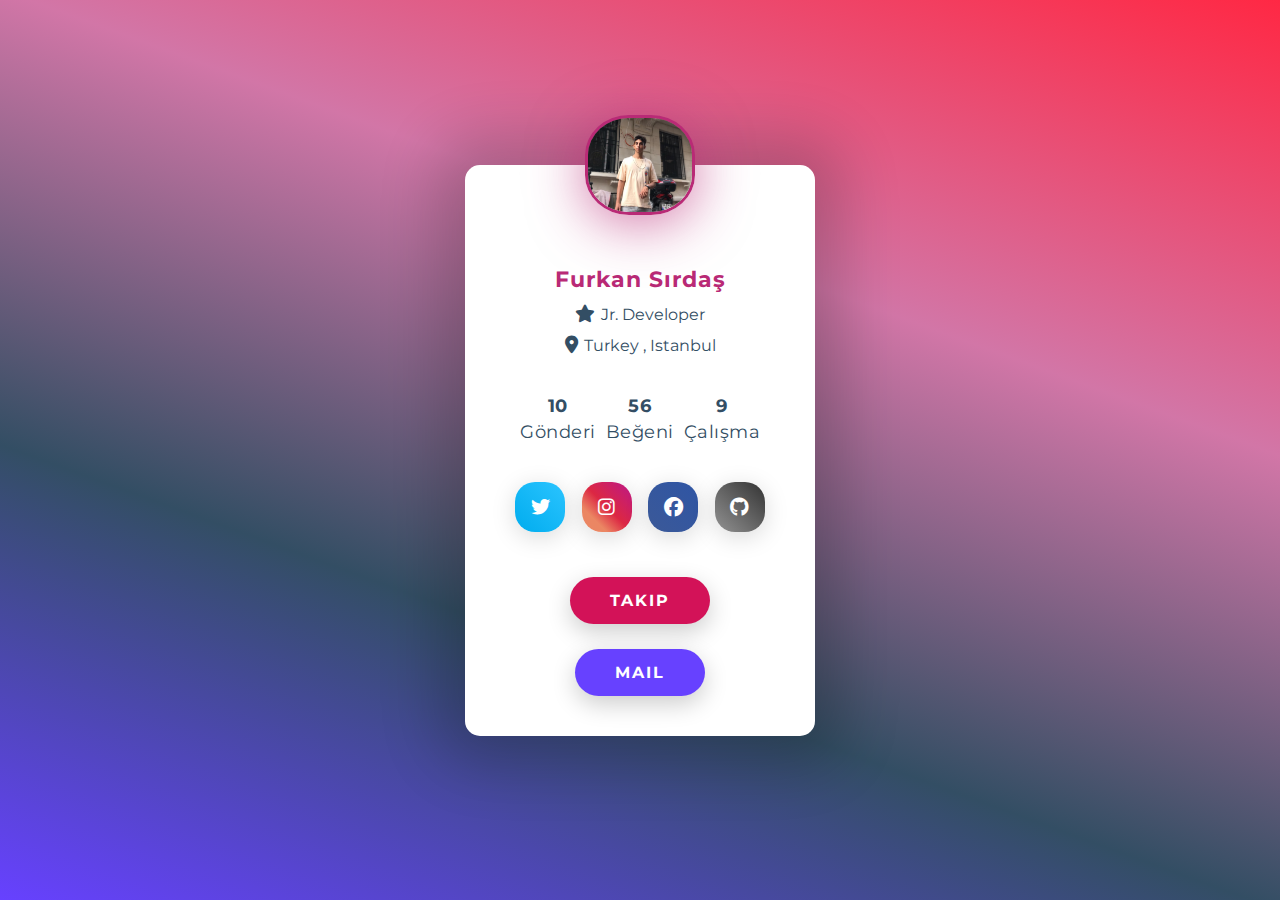
<file: Profile/index.html>
<!DOCTYPE html>
<html lang="en">
<head>
    <meta charset="UTF-8">
    <meta http-equiv="X-UA-Compatible" content="IE=edge">
    <meta name="viewport" content="width=device-width, initial-scale=1.0">
    <link rel="preconnect" href="https://fonts.googleapis.com">
    <link rel="preconnect" href="https://fonts.gstatic.com" crossorigin>
    <link href="https://fonts.googleapis.com/css2?family=Montserrat:wght@500&display=swap" rel="stylesheet">
     <link rel="stylesheet" href="https://cdnjs.cloudflare.com/ajax/libs/font-awesome/6.2.0/css/all.min.css"> 
    <link rel="stylesheet" href="./style.css">
    <title>Profil Pikaa</title>
</head>
<body>
    <div class="profile-container">
        <div class="img-container">
            <img src="./images/avatar.jpg" alt="profile images"> 
        </div>
        <p class="info full-name">Furkan Sırdaş</p>
        <p class="info role">
            <i class="fas fa-star"></i>
            Jr. Developer
        </p>
        <p class="info place">
            <i class="fas fa-map-marker-alt"></i>
            Turkey , Istanbul
        </p>

        <div class="posts-info">
            <p><span>10</span> Gönderi</p>
            <p><span>56</span> Beğeni</p>
            <p><span>9</span> Çalışma</p>
        </div>

        <div class="social-container">

        <a href="https://twitter.com/furkanpikaa">
            <button class="twitter">
                <i class="fab fa-twitter"></i>
            </button>
        </a>

        <a href="https://www.instagram.com/furkan_pikaa/">
            <button class="instagram">
                <i class="fab fa-instagram"></i>
            </button>
        </a>

        <a href="https://www.facebook.com/profile.php?id=100086882494543">
            <button class="facebook">
                <i class="fab fa-facebook"></i>
            </button>
        </a>

        <a href="https://github.com/furkanpikaa">
            <button class="github">
                <i class="fab fa-github"></i>
            </button>
        </a>

        </div>
        <a href="https://www.instagram.com/modaru_0/">
        <button class="action">Takip</button>
        </a>
        <a href="mesaj.html">
        <button class="action message">Mail</button>
    </a>
    </div>
    
</body>
</html>
</file>
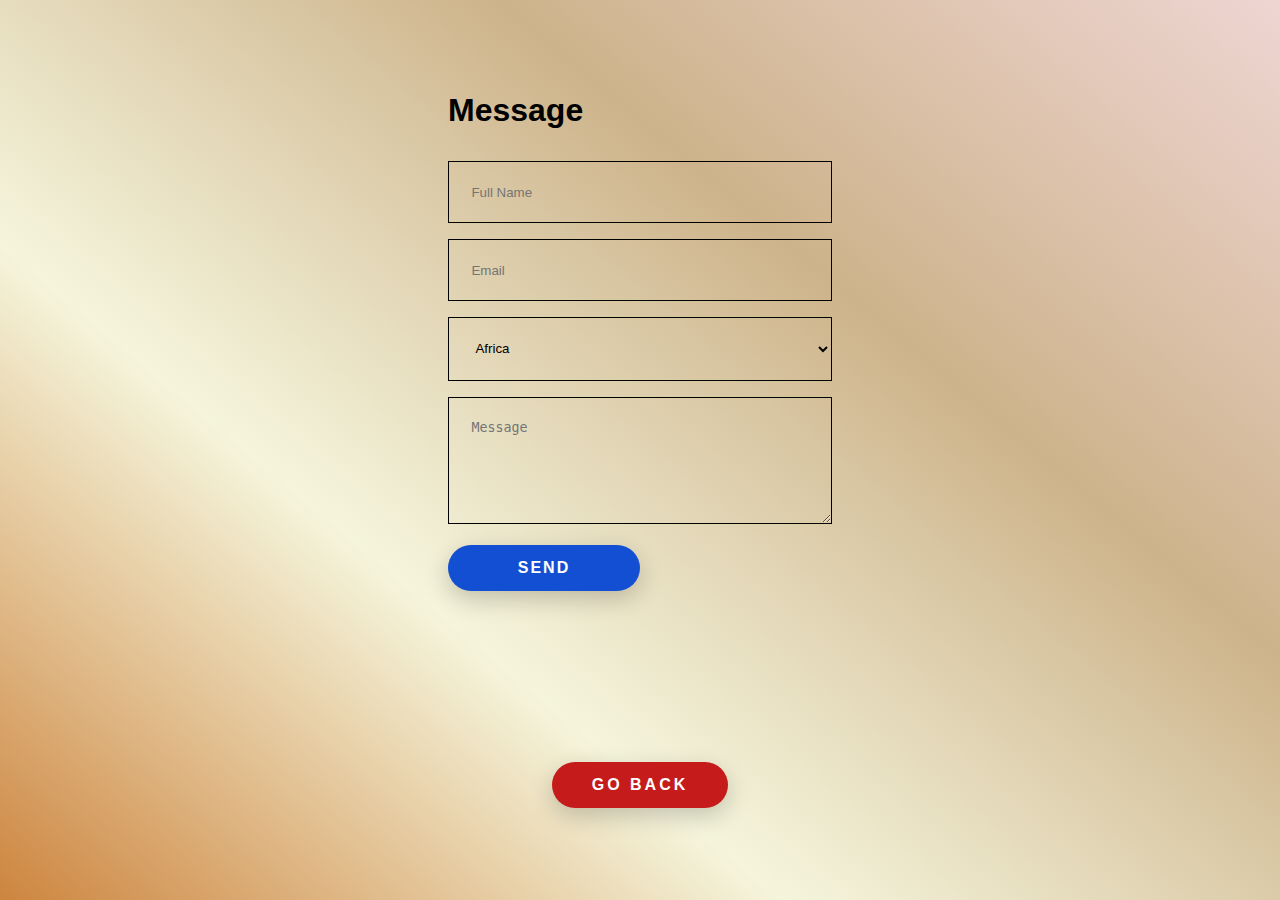
<file: Profile/mesaj.html>
<!DOCTYPE html>
<html lang="en">
<head>
    <meta charset="UTF-8">
    <meta http-equiv="X-UA-Compatible" content="IE=edge">
    <meta name="viewport" content="width=device-width, initial-scale=1.0">    
    <link rel="preconnect" href="https://fonts.googleapis.com">
    <link rel="preconnect" href="https://fonts.gstatic.com" crossorigin>
    <link href="https://fonts.googleapis.com/css2?family=Montserrat:wght@500&display=swap" rel="stylesheet">
     <link rel="stylesheet" href="https://cdnjs.cloudflare.com/ajax/libs/font-awesome/6.2.0/css/all.min.css"> 
    <link rel="stylesheet" href="./mesaj.css">
    <title>Message</title>
</head>
<body>
    
    <div class="container">
        <h1 >Message</h1>
        <form action="https://formspree.io/f/xpznkzlw" method="POST">
            <input type="text" name="Name" placeholder="Full Name" required>
            <input type="email" name="Email" placeholder="Email" required>
            <select name="Continent">
                <option>Africa</option>
                <option>Antarctica</option>
                <option>Australia</option>
                <option>Europe</option>
                <option>Nort America</option>
                <option>South America</option>
            </select>
            <textarea name="Message" placeholder="Message" required></textarea>
            <button type="submit">Send</button>
        </form>
    </div>

    <div class="container-back">
        <a href="index.html">
            <button class="Back">
                Go Back
            </button>
        </a>
    </div>

</body>
</html>
</file>
<file: Profile/style.css>
* {
    margin: 0;
    padding: 0;
    box-sizing: border-box;
    color: #334e64;
    font-family: 'Montserrat', sans-serif;
}

body {
    min-height: 100vh;
    width: 100%;
    display: flex;
    justify-content: center;
    align-items: center;
    background: linear-gradient(20deg, #6741ff, #334e64,#b92a76a4,#ff2844);

}

.profile-container {
    position: relative;
    background-color: #fff;
    width: 350px;
    padding: 100px 50px 40px;
    border-radius: 15px;
    box-shadow: 0 0 60px 27px rgba(0,0,0,0.2);
    display: flex;
    flex-direction: column;
    justify-content: center;
    align-items: center;
}


.img-container {
    width: 110px;
    height: 100px;
    overflow: hidden;
    border: 3px solid #b92a76;
    border-radius: 40%;
    box-shadow: 0 8px 55px #b92a76a4;
    position: absolute;
    top: 0;
    left: 50%;
    transform: translate(-50%,-50%);
}

.img-container img {
    width: 100%;
    max-width: 100%;
    transform: scale(1.1);
}

.info{
    margin-bottom: 12px;
}

.info i {
    margin-right: 2px;
    font-size: 1.1em;
}

.place{
    margin-bottom: 40px;
}

.full-name{
    font-size: 1.4em;
    font-weight: bold;
    letter-spacing: 1px;
    color: #b92a76;
}

.posts-info {
    width: 100%;
    display: flex;
    justify-content: space-around;
    align-items: center;
    font-size: 1.1em;
    letter-spacing: 0.5px;
    margin-bottom: 40px;
    text-align: center;
}

.posts-info span{
    display: block;
    font-weight: bold;
    margin-bottom: 5px;
}

.social-container{
    width: 100%;
    display: flex;
    justify-content: space-between;
    align-items: center;
    margin-bottom: 20px;
}

.social-container i{
    color: #fff;
}

.social-container button{
    border: none;
    outline: none;
    width: 50px;
    height: 50px;
    border-radius: 40%;
    font-size: 1.2em;
    cursor: pointer;
    box-shadow: 0px 5px 25px rgba(0,0,0,0.15);
    transition: transform 0.3s;
}


.social-container button:hover{
    transform: scale(1.5);
}

.social-container button.twitter{
    background: linear-gradient(45deg, #00acee , #2bc4ff);
}
.social-container button.instagram{
    background: linear-gradient(45deg, #e6683ccc 25%, #dc2743 50%, #bc1888 100%);
}
.social-container button.facebook{
    background: linear-gradient(45deg, #3b5998 , #2f55a4);
}
.social-container button.github{
    background: linear-gradient(45deg, #33333388, #333333);
}


.action {
    outline: none;
    cursor: pointer;
    color: #fff;
    background-color: #d31258;
    border: none;
    border-radius: 50px;
    padding: 14px 40px;
    width: 100%;
    margin-top: 25px;
    box-shadow: 0px 8px 25px rgba(0,0,0,0.2);
    text-transform: uppercase;
    font-size: 1em;
    font-weight: bold;
    letter-spacing: 2px;
    transition: transform 0.3s, opacity 0.3s;
}

.action.message{
    background-color: #6741ff;

}

.action:hover {
    transform: scale(1.2);
    opacity: 0.85;
}
</file>
<file: Profile/mesaj.css>
* {
    margin: 0;
    padding: 0;
    outline: 0;
    border: 0;
}

body{
    height: 100vh;
    font-family: Arial, Helvetica, sans-serif;
    display: grid;
    place-items: center;
    background: linear-gradient(40deg, #cd853f, #f5f5dc, #cdb38b, #eed5d2);
}

h1{
    margin-bottom: 2rem;
}

form{
    display: flex;
    flex-direction: column;
    width: 24rem;
    gap: 1rem;
}

input,
select,
textarea{
    padding: 1.4rem;
    background: transparent;
    border: 1px solid black;
}

textarea{
    height: 5rem;
}

button{
    outline: none;
    cursor: pointer;
    color: #fff;
    background-color: #124fd3;
    border: none;
    border-radius: 100px;
    padding: 14px 40px;
    width: 50%;
    margin-top: 5px;
    box-shadow: 0px 8px 25px rgba(0,0,0,0.2);
    text-transform: uppercase;
    font-size: 1em;
    font-weight: bold;
    letter-spacing: 2px;
    transition: transform 0.3s, opacity 0.3s;
}

.Back {
    outline: none;
    cursor: pointer;
    color: #fff;
    background-color: #c51b1b;
    border: none;
    border-radius: 50px;
    padding: 14px 40px;
    width: 100%;
    margin-top: -100vh;
    box-shadow: 0px 8px 25px rgba(0,0,0,0.2);
    text-transform: uppercase;
    font-size: 1em;
    font-weight: bold;
    letter-spacing: 3px;
    transition: transform 0.3s, opacity 0.3s;
}

button:hover{
    transform: scale(1.2);
    opacity: 0.85;
    background: #16db10;
}

.Back:hover{
    transform: scale(1.2);
    opacity: 0.85;
    background: #16db10;
}
</file>
